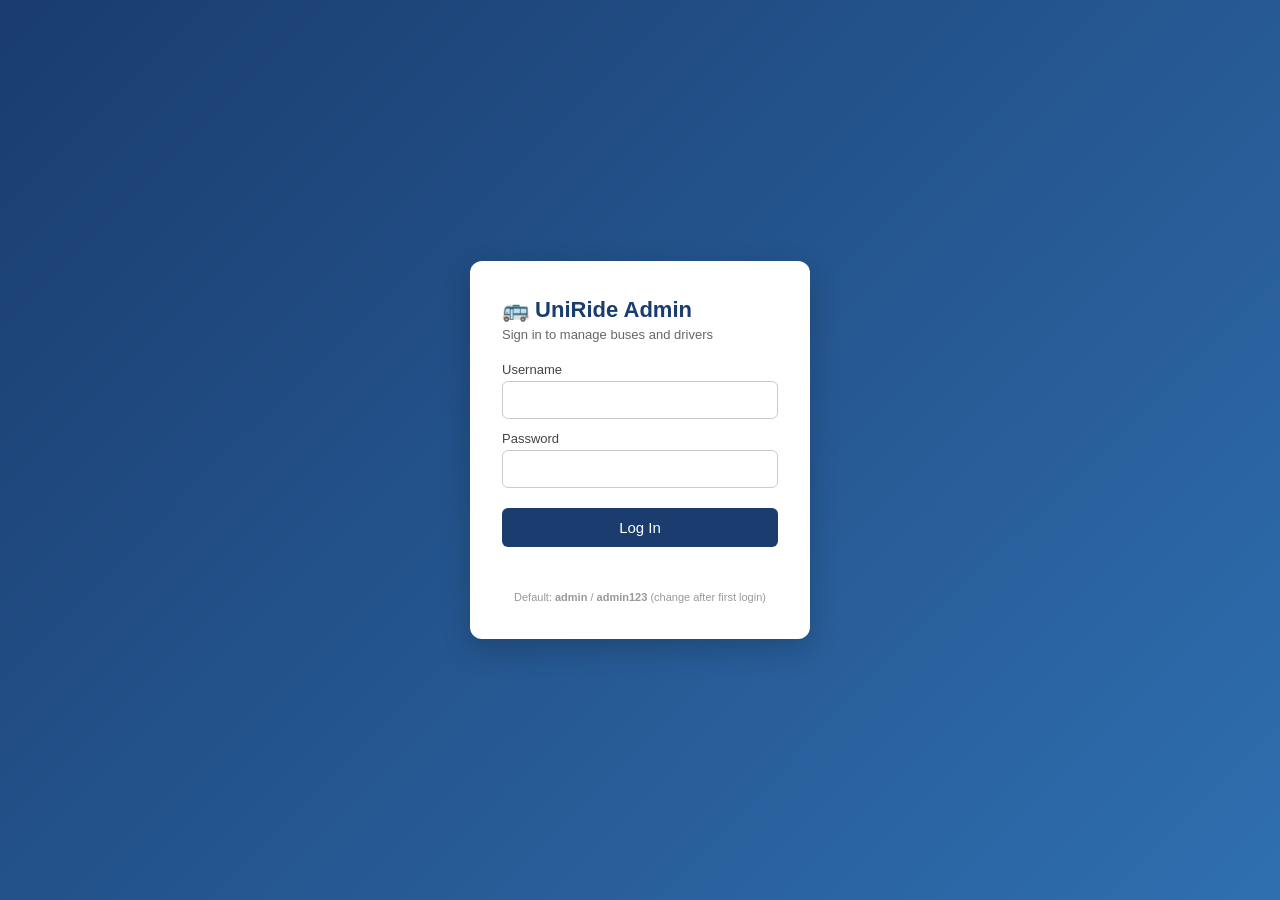
<file: admin/index.html>
<!DOCTYPE html>
<html lang="en">
<head>
<meta charset="UTF-8" />
<meta name="viewport" content="width=device-width, initial-scale=1.0" />
<title>UniRide Admin — Login</title>
<link rel="stylesheet" href="style.css" />
</head>
<body class="login-body">

<div class="login-card">
    <h1>🚌 UniRide Admin</h1>
    <p class="subtitle">Sign in to manage buses and drivers</p>

    <form id="loginForm">
        <label>Username</label>
        <input type="text" id="username" required autocomplete="username" />

        <label>Password</label>
        <input type="password" id="password" required autocomplete="current-password" />

        <button type="submit">Log In</button>
        <p id="errorMsg" class="error-msg"></p>
    </form>

    <p class="hint">Default: <b>admin</b> / <b>admin123</b> (change after first login)</p>
</div>

<script src="config.js"></script>
<script>
document.getElementById('loginForm').addEventListener('submit', async (e) => {
    e.preventDefault();
    const username = document.getElementById('username').value.trim();
    const password = document.getElementById('password').value;
    const errorMsg = document.getElementById('errorMsg');
    errorMsg.textContent = '';

    try {
        const res = await fetch(`${API_BASE}/admin_login.php`, {
            method: 'POST',
            headers: { 'Content-Type': 'application/x-www-form-urlencoded' },
            body: `username=${encodeURIComponent(username)}&password=${encodeURIComponent(password)}`
        });
        const data = await res.json();
        if (data.status === 'ok') {
            sessionStorage.setItem('uniride_admin', JSON.stringify(data));
            window.location.href = 'dashboard.html';
        } else {
            errorMsg.textContent = data.message || 'Login failed';
        }
    } catch (err) {
        errorMsg.textContent = 'Could not reach server. Check API_BASE in config.js';
    }
});
</script>

</body>
</html>
</file>
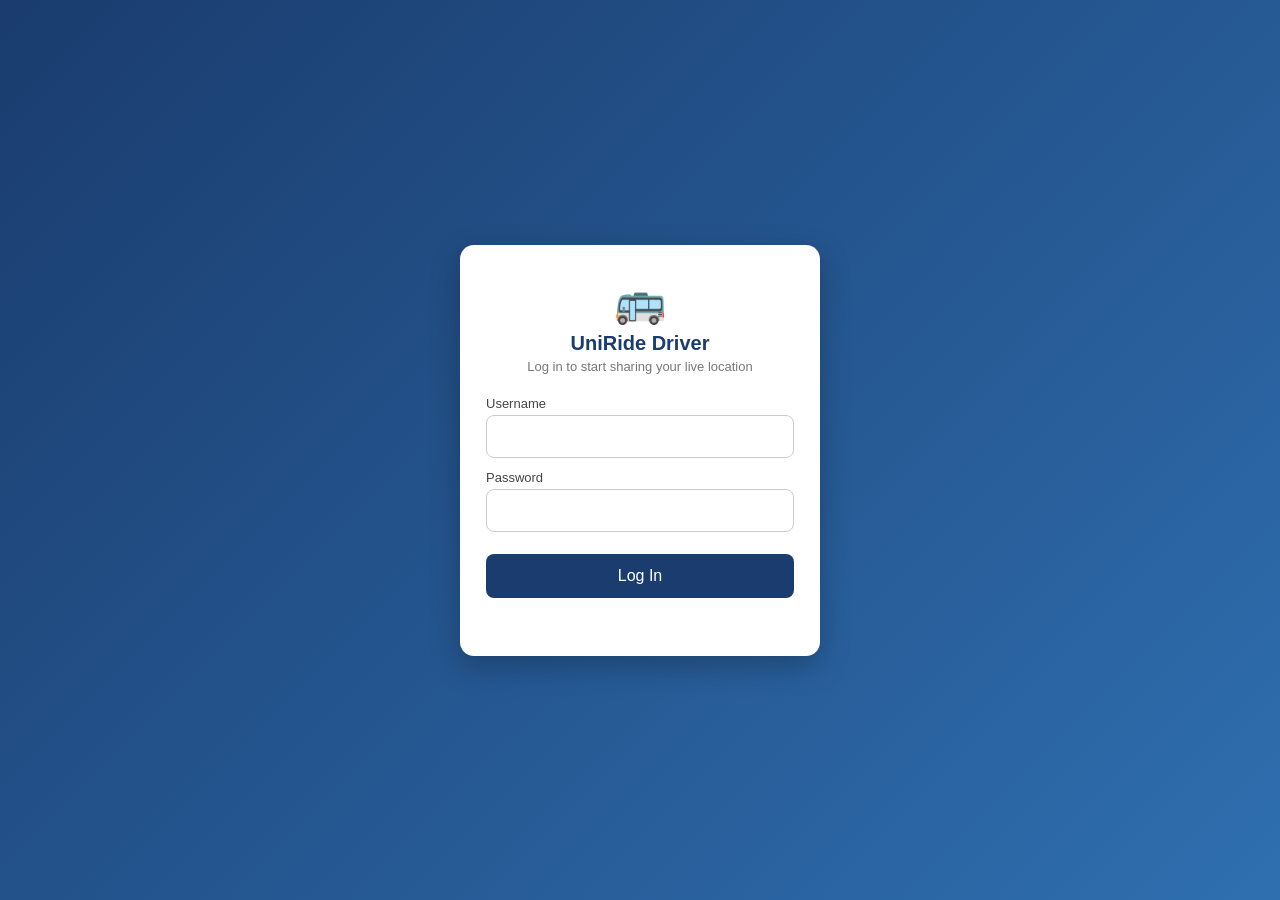
<file: driver_web/index.html>
<!DOCTYPE html>
<html lang="en">
<head>
<meta charset="UTF-8" />
<meta name="viewport" content="width=device-width, initial-scale=1.0, maximum-scale=1.0, user-scalable=no" />
<title>UniRide Driver</title>
<style>
    * { box-sizing: border-box; margin: 0; padding: 0; font-family: 'Segoe UI', Arial, sans-serif; }
    html, body { height: 100%; background: #f2f4f8; }

    /* ---------- Login screen ---------- */
    #loginScreen {
        display: flex;
        align-items: center;
        justify-content: center;
        min-height: 100vh;
        background: linear-gradient(135deg, #1a3c6e, #2f6fb0);
        padding: 20px;
    }
    .login-card {
        background: white;
        padding: 32px 26px;
        border-radius: 14px;
        box-shadow: 0 10px 30px rgba(0,0,0,0.25);
        width: 100%;
        max-width: 360px;
        text-align: center;
    }
    .login-card .icon { font-size: 42px; margin-bottom: 6px; }
    .login-card h1 { font-size: 20px; color: #1a3c6e; margin-bottom: 4px; }
    .login-card p.subtitle { font-size: 13px; color: #777; margin-bottom: 22px; }
    .login-card label { display: block; text-align: left; font-size: 13px; color: #444; margin: 12px 0 4px; }
    .login-card input {
        width: 100%;
        padding: 12px;
        border: 1px solid #ccc;
        border-radius: 8px;
        font-size: 15px;
    }
    .login-card button {
        width: 100%;
        margin-top: 22px;
        padding: 13px;
        background: #1a3c6e;
        color: white;
        border: none;
        border-radius: 8px;
        font-size: 16px;
        cursor: pointer;
    }
    .login-card button:disabled { opacity: 0.6; }
    #loginError { color: #c0392b; font-size: 13px; margin-top: 10px; min-height: 16px; }

    /* ---------- Tracking screen ---------- */
    #trackingScreen { display: none; min-height: 100vh; }
    #topbar {
        background: #1a3c6e;
        color: white;
        padding: 16px 20px;
        display: flex;
        justify-content: space-between;
        align-items: center;
    }
    #topbar h1 { font-size: 17px; }
    #logoutBtn {
        background: rgba(255,255,255,0.15);
        border: none;
        color: white;
        padding: 8px 14px;
        border-radius: 6px;
        font-size: 13px;
    }

    .tracking-body { padding: 24px 20px; display: flex; flex-direction: column; align-items: center; }

    .driver-card {
        background: white;
        border-radius: 10px;
        padding: 16px 20px;
        width: 100%;
        max-width: 380px;
        box-shadow: 0 1px 4px rgba(0,0,0,0.08);
        margin-bottom: 26px;
    }
    .driver-card .name { font-size: 18px; font-weight: 600; color: #222; }
    .driver-card .bus { font-size: 13px; color: #777; margin-top: 2px; }

    .status-circle {
        width: 160px; height: 160px;
        border-radius: 50%;
        display: flex; align-items: center; justify-content: center;
        font-size: 64px;
        margin-bottom: 20px;
        border: 3px solid #999;
        background: #efefef;
        transition: all 0.3s;
    }
    .status-circle.tracking { background: #e3f6e5; border-color: #2e7d32; }
    .status-circle.blocked { background: #fdecea; border-color: #c0392b; }

    #statusText {
        font-size: 14px;
        color: #333;
        text-align: center;
        max-width: 340px;
        margin-bottom: 10px;
        line-height: 1.5;
    }
    #coordsText, #updatesText {
        font-size: 12px;
        color: #888;
        text-align: center;
    }
    #errorText {
        font-size: 12px;
        color: #c0392b;
        text-align: center;
        margin-top: 8px;
        max-width: 320px;
    }

    #primaryBtn {
        width: 100%;
        max-width: 380px;
        margin-top: 30px;
        padding: 16px;
        border: none;
        border-radius: 10px;
        font-size: 16px;
        font-weight: 600;
        color: white;
        background: #1a3c6e;
        cursor: pointer;
    }
    #primaryBtn.stop { background: #c0392b; }
    #primaryBtn:disabled { opacity: 0.6; }
</style>
</head>
<body>

<!-- ============ LOGIN SCREEN ============ -->
<div id="loginScreen">
    <div class="login-card">
        <div class="icon">🚌</div>
        <h1>UniRide Driver</h1>
        <p class="subtitle">Log in to start sharing your live location</p>

        <label>Username</label>
        <input type="text" id="username" autocomplete="username" />

        <label>Password</label>
        <input type="password" id="password" autocomplete="current-password" />

        <button id="loginBtn">Log In</button>
        <p id="loginError"></p>
    </div>
</div>

<!-- ============ TRACKING SCREEN ============ -->
<div id="trackingScreen">
    <div id="topbar">
        <h1>🚌 UniRide Driver</h1>
        <button id="logoutBtn">Log Out</button>
    </div>

    <div class="tracking-body">
        <div class="driver-card">
            <div class="name" id="driverNameLabel"></div>
            <div class="bus" id="busNameLabel"></div>
        </div>

        <div class="status-circle" id="statusCircle">📍</div>

        <div id="statusText">Checking location access...</div>
        <div id="coordsText"></div>
        <div id="updatesText"></div>
        <div id="errorText"></div>

        <button id="primaryBtn" disabled>Checking...</button>
    </div>
</div>

<script>
// ============================================
// CONFIGURE THIS: point to your PHP backend
// ============================================
const API_BASE = "http://localhost/uniride-backend"; // <-- change to your backend URL
const UPDATE_INTERVAL_MS = 5000;

// ---------- State ----------
let driver = null;          // { driver_id, full_name, bus_name }
let isTracking = false;
let updateTimer = null;
let updatesSent = 0;
let watchDenied = false;

// ---------- Elements ----------
const loginScreen = document.getElementById('loginScreen');
const trackingScreen = document.getElementById('trackingScreen');
const loginBtn = document.getElementById('loginBtn');
const loginError = document.getElementById('loginError');
const usernameInput = document.getElementById('username');
const passwordInput = document.getElementById('password');

const driverNameLabel = document.getElementById('driverNameLabel');
const busNameLabel = document.getElementById('busNameLabel');
const statusCircle = document.getElementById('statusCircle');
const statusText = document.getElementById('statusText');
const coordsText = document.getElementById('coordsText');
const updatesText = document.getElementById('updatesText');
const errorText = document.getElementById('errorText');
const primaryBtn = document.getElementById('primaryBtn');
const logoutBtn = document.getElementById('logoutBtn');

// ---------- Auto-login if a session is already saved ----------
window.addEventListener('load', () => {
    const saved = localStorage.getItem('uniride_driver');
    if (saved) {
        driver = JSON.parse(saved);
        showTrackingScreen();
    }
});

// ---------- Login ----------
loginBtn.addEventListener('click', doLogin);
passwordInput.addEventListener('keydown', (e) => { if (e.key === 'Enter') doLogin(); });

async function doLogin() {
    const username = usernameInput.value.trim();
    const password = passwordInput.value;
    loginError.textContent = '';

    if (!username || !password) {
        loginError.textContent = 'Enter username and password';
        return;
    }

    loginBtn.disabled = true;
    loginBtn.textContent = 'Logging in...';

    try {
        const res = await fetch(`${API_BASE}/driver_login.php`, {
            method: 'POST',
            headers: { 'Content-Type': 'application/x-www-form-urlencoded' },
            body: `username=${encodeURIComponent(username)}&password=${encodeURIComponent(password)}`
        });
        const data = await res.json();

        if (data.status === 'ok') {
            driver = {
                driver_id: data.driver_id,
                full_name: data.full_name,
                bus_name: data.bus_name || 'Unassigned'
            };
            localStorage.setItem('uniride_driver', JSON.stringify(driver));
            showTrackingScreen();
        } else {
            loginError.textContent = data.message || 'Login failed';
        }
    } catch (err) {
        loginError.textContent = 'Could not reach server. Check your connection.';
    } finally {
        loginBtn.disabled = false;
        loginBtn.textContent = 'Log In';
    }
}

// ---------- Screen switching ----------
function showTrackingScreen() {
    loginScreen.style.display = 'none';
    trackingScreen.style.display = 'block';
    driverNameLabel.textContent = driver.full_name;
    busNameLabel.textContent = `Bus: ${driver.bus_name}`;
    checkLocationAccess();
}

// ---------- Location permission handling ----------
// Browsers prompt for permission automatically the first time getCurrentPosition
// is called - there's no separate "ask permission" step needed like in native apps.
function checkLocationAccess() {
    if (!('geolocation' in navigator)) {
        setBlockedState('This browser does not support location access.');
        return;
    }

    statusText.textContent = 'Requesting location access...';
    primaryBtn.textContent = 'Checking...';
    primaryBtn.disabled = true;

    navigator.geolocation.getCurrentPosition(
        () => {
            // Permission granted, ready to track
            watchDenied = false;
            setReadyState();
        },
        (err) => {
            if (err.code === err.PERMISSION_DENIED) {
                setBlockedState('Location access was denied. Please allow location for this site in your browser settings, then tap Retry.');
            } else if (err.code === err.POSITION_UNAVAILABLE) {
                setBlockedState('Could not get a location. Make sure your device\'s GPS/Location is turned on, then tap Retry.');
            } else {
                setBlockedState('Location request timed out. Tap Retry.');
            }
        },
        { enableHighAccuracy: true, timeout: 10000 }
    );
}

function setBlockedState(message) {
    statusCircle.className = 'status-circle blocked';
    statusCircle.textContent = '🚫';
    statusText.textContent = message;
    primaryBtn.textContent = 'Retry';
    primaryBtn.disabled = false;
    primaryBtn.className = '';
    primaryBtn.onclick = checkLocationAccess;
}

function setReadyState() {
    statusCircle.className = 'status-circle';
    statusCircle.textContent = '📍';
    statusText.textContent = 'Ready. Tap "Start Trip" to begin sharing your location.';
    primaryBtn.textContent = 'Start Trip';
    primaryBtn.disabled = false;
    primaryBtn.className = '';
    primaryBtn.onclick = startTracking;
}

// ---------- Tracking ----------
function startTracking() {
    isTracking = true;
    errorText.textContent = '';
    statusCircle.className = 'status-circle tracking';
    statusCircle.textContent = '🟢';
    statusText.textContent = 'Sharing live location...';
    primaryBtn.textContent = 'Stop Trip';
    primaryBtn.className = 'stop';
    primaryBtn.onclick = stopTracking;

    sendLocationOnce(); // send immediately, then on an interval
    updateTimer = setInterval(sendLocationOnce, UPDATE_INTERVAL_MS);
}

function sendLocationOnce() {
    navigator.geolocation.getCurrentPosition(
        async (position) => {
            const lat = position.coords.latitude;
            const lng = position.coords.longitude;
            coordsText.textContent = `Lat: ${lat.toFixed(5)}, Lng: ${lng.toFixed(5)}`;

            try {
                const res = await fetch(`${API_BASE}/update_location.php`, {
                    method: 'POST',
                    headers: { 'Content-Type': 'application/x-www-form-urlencoded' },
                    body: `driver_id=${driver.driver_id}&lat=${lat}&lng=${lng}`
                });
                const data = await res.json();
                if (data.status === 'ok') {
                    updatesSent++;
                    updatesText.textContent = `Updates sent: ${updatesSent}`;
                    errorText.textContent = '';
                } else {
                    errorText.textContent = 'Server did not accept the last update';
                }
            } catch (err) {
                errorText.textContent = 'Could not reach server for the last update';
            }
        },
        (err) => {
            errorText.textContent = 'Could not get GPS location — is device location still on?';
        },
        { enableHighAccuracy: true, timeout: 10000 }
    );
}

function stopTracking() {
    isTracking = false;
    clearInterval(updateTimer);
    updateTimer = null;

    statusCircle.className = 'status-circle';
    statusCircle.textContent = '📍';
    statusText.textContent = 'Trip ended. Tap "Start Trip" to resume.';
    primaryBtn.textContent = 'Start Trip';
    primaryBtn.className = '';
    primaryBtn.onclick = startTracking;

    fetch(`${API_BASE}/stop_tracking.php`, {
        method: 'POST',
        headers: { 'Content-Type': 'application/x-www-form-urlencoded' },
        body: `driver_id=${driver.driver_id}`
    }).catch(() => { /* best effort */ });
}

// ---------- Logout ----------
logoutBtn.addEventListener('click', () => {
    if (isTracking) stopTracking();
    localStorage.removeItem('uniride_driver');
    driver = null;
    updatesSent = 0;
    usernameInput.value = '';
    passwordInput.value = '';
    trackingScreen.style.display = 'none';
    loginScreen.style.display = 'flex';
});
</script>

</body>
</html>
</file>
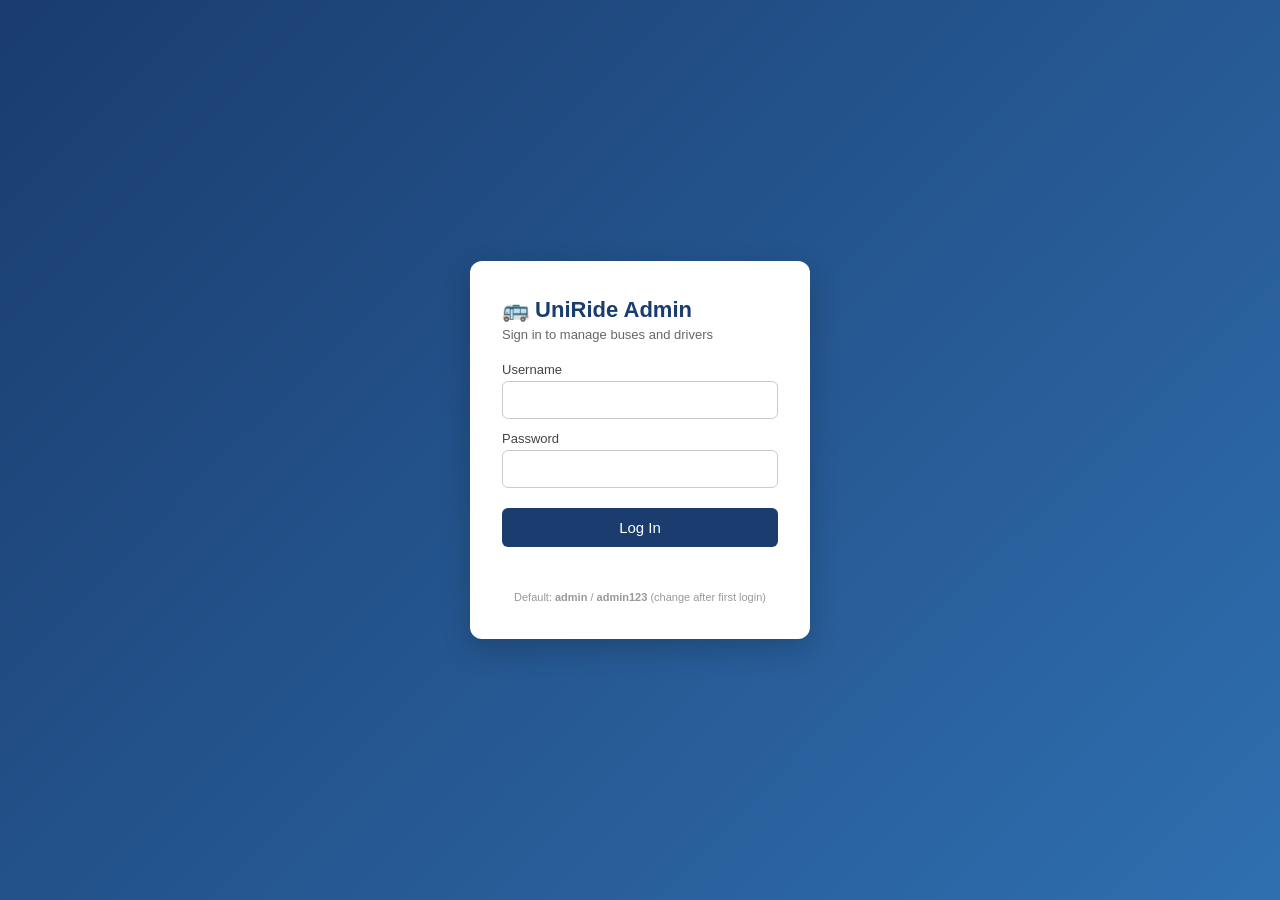
<file: admin/dashboard.html>
<!DOCTYPE html>
<html lang="en">
<head>
<meta charset="UTF-8" />
<meta name="viewport" content="width=device-width, initial-scale=1.0" />
<title>UniRide Admin — Dashboard</title>
<link rel="stylesheet" href="style.css" />
</head>
<body>

<div id="topbar">
    <h1>🚌 UniRide Admin</h1>
    <div class="right">
        <span id="welcomeMsg"></span>
        <button id="logoutBtn">Log Out</button>
    </div>
</div>

<div class="container">

    <!-- Buses -->
    <div class="panel">
        <h2>Buses</h2>
        <div class="form-row">
            <input type="text" id="busNameInput" placeholder="Bus name (e.g. Bus 3)" />
            <button id="addBusBtn">Add Bus</button>
        </div>
        <p id="busMsg" class="msg"></p>
        <table>
            <thead>
                <tr><th>Bus Name</th><th>Assigned Driver</th><th>Added</th><th></th></tr>
            </thead>
            <tbody id="busTableBody">
                <tr class="empty-row"><td colspan="4">Loading...</td></tr>
            </tbody>
        </table>
    </div>

    <!-- Drivers -->
    <div class="panel">
        <h2>Drivers</h2>
        <div class="form-row">
            <input type="text" id="driverFullName" placeholder="Full name" />
            <input type="text" id="driverUsername" placeholder="Username" />
            <input type="password" id="driverPassword" placeholder="Password" />
            <select id="driverBusSelect">
                <option value="">No bus assigned</option>
            </select>
            <button id="addDriverBtn">Add Driver</button>
        </div>
        <p id="driverMsg" class="msg"></p>
        <table>
            <thead>
                <tr><th>Name</th><th>Username</th><th>Bus</th><th>Status</th><th>Last Seen</th><th></th></tr>
            </thead>
            <tbody id="driverTableBody">
                <tr class="empty-row"><td colspan="6">Loading...</td></tr>
            </tbody>
        </table>
    </div>

</div>

<script src="config.js"></script>
<script>
// ---- Auth guard ----
const session = JSON.parse(sessionStorage.getItem('uniride_admin') || 'null');
if (!session) {
    window.location.href = 'index.html';
}
document.getElementById('welcomeMsg').textContent = session ? `Hi, ${session.username}` : '';
document.getElementById('logoutBtn').addEventListener('click', () => {
    sessionStorage.removeItem('uniride_admin');
    window.location.href = 'index.html';
});

function showMsg(elId, text, isError) {
    const el = document.getElementById(elId);
    el.textContent = text;
    el.className = 'msg ' + (isError ? 'error' : 'success');
    setTimeout(() => { el.textContent = ''; }, 4000);
}

// ---- Buses ----
async function loadBuses() {
    const res = await fetch(`${API_BASE}/list_buses.php`);
    const data = await res.json();
    const buses = data.buses || [];

    const tbody = document.getElementById('busTableBody');
    tbody.innerHTML = '';
    if (buses.length === 0) {
        tbody.innerHTML = '<tr class="empty-row"><td colspan="4">No buses yet. Add one above.</td></tr>';
    } else {
        buses.forEach(bus => {
            const tr = document.createElement('tr');
            tr.innerHTML = `
                <td>${escapeHtml(bus.bus_name)}</td>
                <td>${bus.driver_name ? escapeHtml(bus.driver_name) : '<span style="color:#aaa">Unassigned</span>'}</td>
                <td>${bus.created_at}</td>
                <td><button class="link-btn" data-id="${bus.id}" data-action="delete-bus">Delete</button></td>
            `;
            tbody.appendChild(tr);
        });
    }

    // Refresh the bus dropdown used when adding a driver
    const select = document.getElementById('driverBusSelect');
    const currentVal = select.value;
    select.innerHTML = '<option value="">No bus assigned</option>';
    buses.forEach(bus => {
        const opt = document.createElement('option');
        opt.value = bus.id;
        opt.textContent = bus.bus_name;
        select.appendChild(opt);
    });
    select.value = currentVal;
}

document.getElementById('addBusBtn').addEventListener('click', async () => {
    const name = document.getElementById('busNameInput').value.trim();
    if (!name) { showMsg('busMsg', 'Enter a bus name', true); return; }

    const res = await fetch(`${API_BASE}/add_bus.php`, {
        method: 'POST',
        headers: { 'Content-Type': 'application/x-www-form-urlencoded' },
        body: `bus_name=${encodeURIComponent(name)}`
    });
    const data = await res.json();
    if (data.status === 'ok') {
        document.getElementById('busNameInput').value = '';
        showMsg('busMsg', 'Bus added', false);
        loadBuses();
    } else {
        showMsg('busMsg', data.message || 'Failed to add bus', true);
    }
});

document.getElementById('busTableBody').addEventListener('click', async (e) => {
    if (e.target.dataset.action === 'delete-bus') {
        if (!confirm('Delete this bus? Drivers assigned to it will become unassigned.')) return;
        await fetch(`${API_BASE}/delete_bus.php`, {
            method: 'POST',
            headers: { 'Content-Type': 'application/x-www-form-urlencoded' },
            body: `bus_id=${e.target.dataset.id}`
        });
        loadBuses();
        loadDrivers();
    }
});

// ---- Drivers ----
async function loadDrivers() {
    const res = await fetch(`${API_BASE}/list_drivers.php`);
    const data = await res.json();
    const drivers = data.drivers || [];

    const tbody = document.getElementById('driverTableBody');
    tbody.innerHTML = '';
    if (drivers.length === 0) {
        tbody.innerHTML = '<tr class="empty-row"><td colspan="6">No drivers yet. Add one above.</td></tr>';
    } else {
        drivers.forEach(d => {
            const tr = document.createElement('tr');
            const statusBadge = d.is_active == 1
                ? '<span class="badge active">Tracking</span>'
                : '<span class="badge inactive">Offline</span>';
            tr.innerHTML = `
                <td>${escapeHtml(d.full_name)}</td>
                <td>${escapeHtml(d.username)}</td>
                <td>${d.bus_name ? escapeHtml(d.bus_name) : '<span style="color:#aaa">None</span>'}</td>
                <td>${statusBadge}</td>
                <td>${d.last_seen || '—'}</td>
                <td><button class="link-btn" data-id="${d.id}" data-action="delete-driver">Delete</button></td>
            `;
            tbody.appendChild(tr);
        });
    }
}

document.getElementById('addDriverBtn').addEventListener('click', async () => {
    const full_name = document.getElementById('driverFullName').value.trim();
    const username = document.getElementById('driverUsername').value.trim();
    const password = document.getElementById('driverPassword').value;
    const bus_id = document.getElementById('driverBusSelect').value;

    if (!full_name || !username || !password) {
        showMsg('driverMsg', 'Full name, username, and password are required', true);
        return;
    }

    const res = await fetch(`${API_BASE}/add_driver.php`, {
        method: 'POST',
        headers: { 'Content-Type': 'application/x-www-form-urlencoded' },
        body: `full_name=${encodeURIComponent(full_name)}&username=${encodeURIComponent(username)}&password=${encodeURIComponent(password)}&bus_id=${encodeURIComponent(bus_id)}`
    });
    const data = await res.json();
    if (data.status === 'ok') {
        document.getElementById('driverFullName').value = '';
        document.getElementById('driverUsername').value = '';
        document.getElementById('driverPassword').value = '';
        document.getElementById('driverBusSelect').value = '';
        showMsg('driverMsg', 'Driver added', false);
        loadDrivers();
        loadBuses();
    } else {
        showMsg('driverMsg', data.message || 'Failed to add driver', true);
    }
});

document.getElementById('driverTableBody').addEventListener('click', async (e) => {
    if (e.target.dataset.action === 'delete-driver') {
        if (!confirm('Delete this driver account?')) return;
        await fetch(`${API_BASE}/delete_driver.php`, {
            method: 'POST',
            headers: { 'Content-Type': 'application/x-www-form-urlencoded' },
            body: `driver_id=${e.target.dataset.id}`
        });
        loadDrivers();
        loadBuses();
    }
});

function escapeHtml(str) {
    const div = document.createElement('div');
    div.textContent = str;
    return div.innerHTML;
}

// Initial load + auto-refresh driver status every 10s
loadBuses();
loadDrivers();
setInterval(loadDrivers, 10000);
</script>

</body>
</html>
</file>
<file: admin/style.css>
* { box-sizing: border-box; margin: 0; padding: 0; font-family: 'Segoe UI', Arial, sans-serif; }

body { background: #f2f4f8; color: #222; }

/* ---------- Login page ---------- */
.login-body {
    display: flex;
    align-items: center;
    justify-content: center;
    height: 100vh;
    background: linear-gradient(135deg, #1a3c6e, #2f6fb0);
}
.login-card {
    background: white;
    padding: 36px 32px;
    border-radius: 12px;
    box-shadow: 0 10px 30px rgba(0,0,0,0.2);
    width: 340px;
}
.login-card h1 { font-size: 22px; margin-bottom: 4px; color: #1a3c6e; }
.login-card .subtitle { font-size: 13px; color: #666; margin-bottom: 20px; }
.login-card label { display: block; font-size: 13px; margin-top: 12px; margin-bottom: 4px; color: #444; }
.login-card input {
    width: 100%;
    padding: 10px 12px;
    border: 1px solid #ccc;
    border-radius: 6px;
    font-size: 14px;
}
.login-card button {
    width: 100%;
    margin-top: 20px;
    padding: 11px;
    background: #1a3c6e;
    color: white;
    border: none;
    border-radius: 6px;
    font-size: 15px;
    cursor: pointer;
}
.login-card button:hover { background: #143257; }
.error-msg { color: #c0392b; font-size: 13px; margin-top: 10px; min-height: 16px; }
.hint { font-size: 11px; color: #999; margin-top: 18px; text-align: center; }

/* ---------- Dashboard ---------- */
#topbar {
    height: 56px;
    background: #1a3c6e;
    color: white;
    display: flex;
    align-items: center;
    justify-content: space-between;
    padding: 0 20px;
}
#topbar h1 { font-size: 18px; }
#topbar .right { display: flex; align-items: center; gap: 14px; font-size: 13px; }
#logoutBtn {
    background: rgba(255,255,255,0.15);
    border: none;
    color: white;
    padding: 7px 14px;
    border-radius: 6px;
    cursor: pointer;
    font-size: 13px;
}
#logoutBtn:hover { background: rgba(255,255,255,0.28); }

.container { max-width: 980px; margin: 24px auto; padding: 0 16px; }

.panel {
    background: white;
    border-radius: 10px;
    padding: 20px;
    margin-bottom: 22px;
    box-shadow: 0 1px 4px rgba(0,0,0,0.08);
}
.panel h2 { font-size: 16px; margin-bottom: 14px; color: #1a3c6e; }

.form-row { display: flex; gap: 10px; flex-wrap: wrap; margin-bottom: 12px; }
.form-row input, .form-row select {
    flex: 1;
    min-width: 140px;
    padding: 9px 10px;
    border: 1px solid #ccc;
    border-radius: 6px;
    font-size: 13px;
}
.form-row button {
    padding: 9px 18px;
    background: #1a3c6e;
    color: white;
    border: none;
    border-radius: 6px;
    cursor: pointer;
    font-size: 13px;
}
.form-row button:hover { background: #143257; }

table { width: 100%; border-collapse: collapse; font-size: 13px; }
th, td { text-align: left; padding: 9px 8px; border-bottom: 1px solid #eee; }
th { color: #666; font-weight: 600; font-size: 12px; text-transform: uppercase; }
tr:hover { background: #f9fafc; }

.badge { padding: 3px 9px; border-radius: 10px; font-size: 11px; font-weight: 600; }
.badge.active { background: #e3f6e5; color: #2e7d32; }
.badge.inactive { background: #f0f0f0; color: #888; }

.link-btn {
    background: none;
    border: none;
    color: #c0392b;
    cursor: pointer;
    font-size: 12px;
    text-decoration: underline;
}

.msg { font-size: 13px; margin-top: 8px; min-height: 16px; }
.msg.error { color: #c0392b; }
.msg.success { color: #2e7d32; }

.empty-row td { text-align: center; color: #999; padding: 18px; }
</file>
